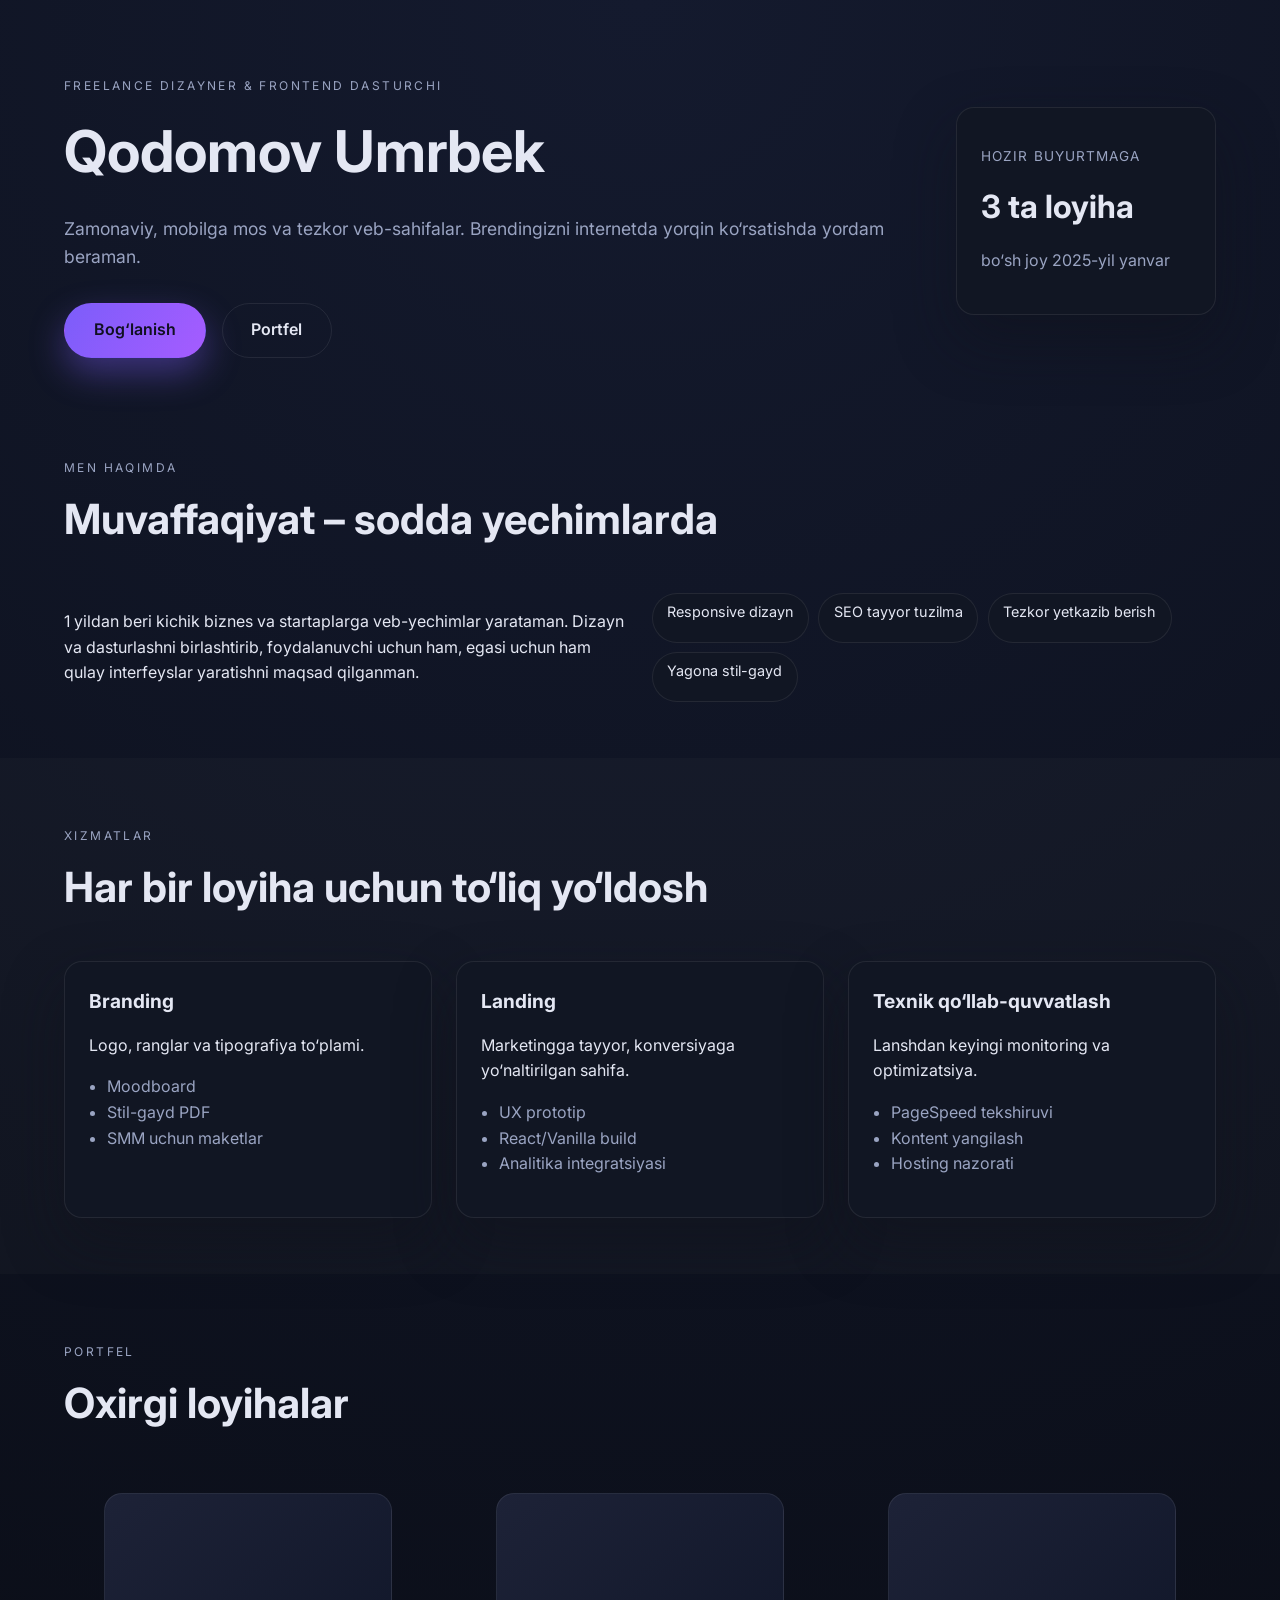
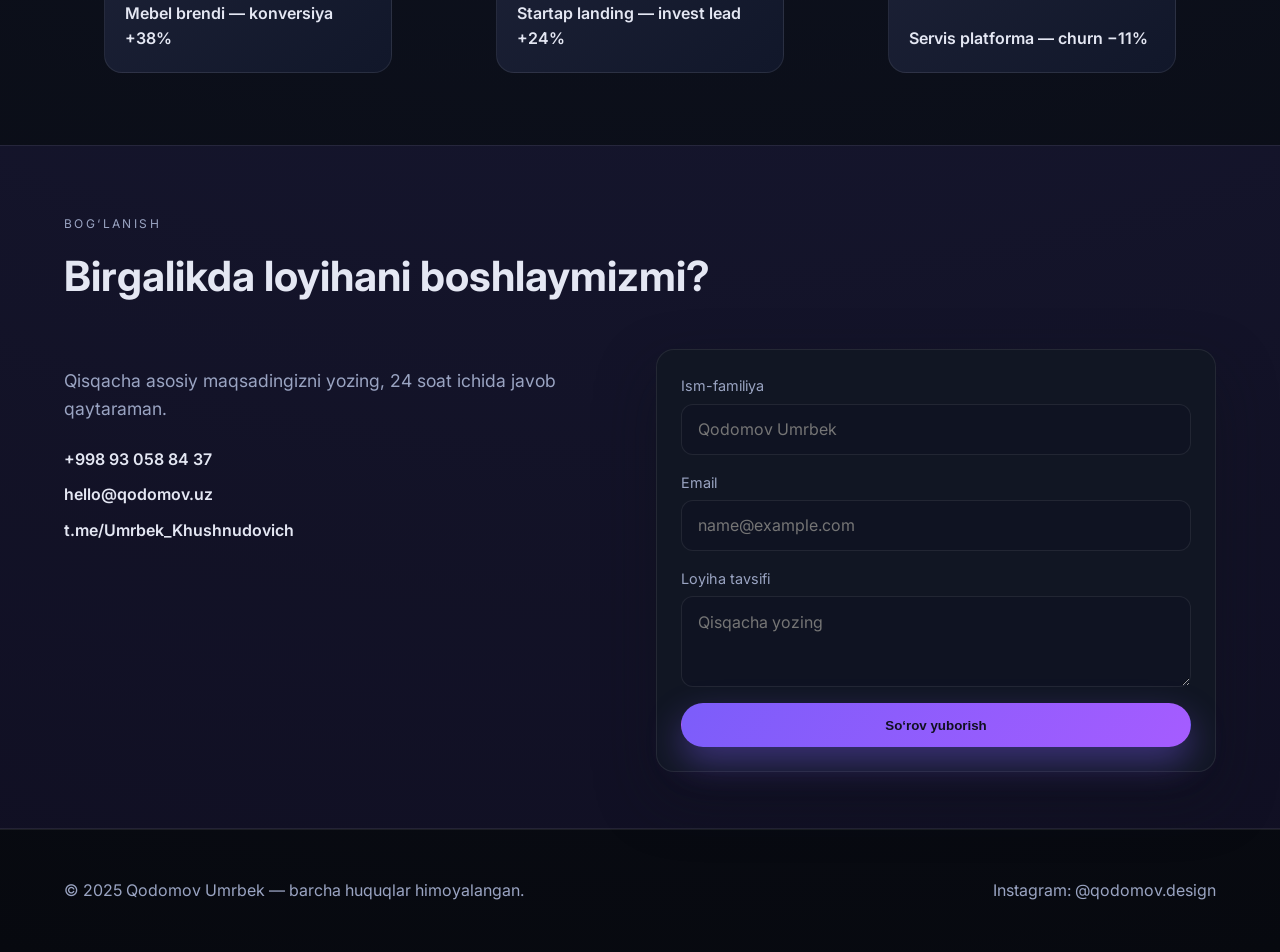
<file: index.html>
<!DOCTYPE html>
<html lang="uz">
  <head>
    <meta charset="UTF-8" />
    <meta name="viewport" content="width=device-width, initial-scale=1.0" />
    <title>Shaxsiy Vizitka</title>
    <link rel="preconnect" href="https://fonts.googleapis.com" />
    <link rel="preconnect" href="https://fonts.gstatic.com" crossorigin />
    <link
      href="https://fonts.googleapis.com/css2?family=Inter:wght@400;600;700&display=swap"
      rel="stylesheet"
    />
    <link rel="stylesheet" href="css/style.css" />
  </head>
  <body>
    <header class="hero">
      <div class="hero__content">
        <p class="eyebrow">Freelance Dizayner &amp; Frontend Dasturchi</p>
        <h1>Qodomov Umrbek</h1>
        <p class="lead">
          Zamonaviy, mobilga mos va tezkor veb-sahifalar. Brendingizni
          internetda yorqin ko‘rsatishda yordam beraman.
        </p>
        <div class="hero__actions">
          <a class="btn primary" href="#kontakt">Bog‘lanish</a>
          <a class="btn ghost" href="#loyihalar">Portfel</a>
        </div>
      </div>
      <div class="hero__card">
        <p class="hero__card-label">Hozir buyurtmaga</p>
        <p class="hero__card-value">3 ta loyiha</p>
        <p class="hero__card-hint">bo‘sh joy 2025-yil yanvar</p>
      </div>
    </header>

    <main>
      <section class="section" id="haqida">
        <div class="section__header">
          <p class="eyebrow">Men haqimda</p>
          <h2>Muvaffaqiyat – sodda yechimlarda</h2>
        </div>
        <div class="grid two-cols">
          <p>
            1 yildan beri kichik biznes va startaplarga veb-yechimlar yarataman.
            Dizayn va dasturlashni birlashtirib, foydalanuvchi uchun ham, egasi
            uchun ham qulay interfeyslar yaratishni maqsad qilganman.
          </p>
          <ul class="badge-list">
            <li>Responsive dizayn</li>
            <li>SEO tayyor tuzilma</li>
            <li>Tezkor yetkazib berish</li>
            <li>Yagona stil-gayd</li>
          </ul>
        </div>
      </section>

      <section class="section muted" id="xizmatlar">
        <div class="section__header">
          <p class="eyebrow">Xizmatlar</p>
          <h2>Har bir loyiha uchun to‘liq yo‘ldosh</h2>
        </div>
        <div class="grid three-cols cards">
          <article>
            <h3>Branding</h3>
            <p>Logo, ranglar va tipografiya to‘plami.</p>
            <ul>
              <li>Moodboard</li>
              <li>Stil-gayd PDF</li>
              <li>SMM uchun maketlar</li>
            </ul>
          </article>
          <article>
            <h3>Landing</h3>
            <p>Marketingga tayyor, konversiyaga yo‘naltirilgan sahifa.</p>
            <ul>
              <li>UX prototip</li>
              <li>React/Vanilla build</li>
              <li>Analitika integratsiyasi</li>
            </ul>
          </article>
          <article>
            <h3>Texnik qo‘llab-quvvatlash</h3>
            <p>Lanshdan keyingi monitoring va optimizatsiya.</p>
            <ul>
              <li>PageSpeed tekshiruvi</li>
              <li>Kontent yangilash</li>
              <li>Hosting nazorati</li>
            </ul>
          </article>
        </div>
      </section>

      <section class="section" id="loyihalar">
        <div class="section__header">
          <p class="eyebrow">Portfel</p>
          <h2>Oxirgi loyihalar</h2>
        </div>
        <div class="grid three-cols gallery">
          <figure>
            <figcaption>Mebel brendi — konversiya +38%</figcaption>
          </figure>
          <figure>
            <figcaption>Startap landing — invest lead +24%</figcaption>
          </figure>
          <figure>
            <figcaption>Servis platforma — churn −11%</figcaption>
          </figure>
        </div>
      </section>

      <section class="section contact" id="kontakt">
        <div class="section__header">
          <p class="eyebrow">Bog‘lanish</p>
          <h2>Birgalikda loyihani boshlaymizmi?</h2>
        </div>
        <div class="contact__grid">
          <div>
            <p class="lead">
              Qisqacha asosiy maqsadingizni yozing, 24 soat ichida javob
              qaytaraman.
            </p>
            <div class="contact__list">
              <a href="tel:+998930588437">+998 93 058 84 37</a>
              <a href="mailto:hello@qodomov.uz">hello@qodomov.uz</a>
              <a href="https://t.me/Umrbek_Khushnudovich" target="_blank"
                >t.me/Umrbek_Khushnudovich</a
              >
            </div>
          </div>
          <form class="contact__form">
            <label>
              Ism-familiya
              <input type="text" placeholder="Qodomov Umrbek" required />
            </label>
            <label>
              Email
              <input type="email" placeholder="name@example.com" required />
            </label>
            <label>
              Loyiha tavsifi
              <textarea rows="3" placeholder="Qisqacha yozing"></textarea>
            </label>
            <button type="submit" class="btn primary full">So‘rov yuborish</button>
          </form>
        </div>
      </section>
    </main>

    <footer class="footer">
      <p>© 2025 Qodomov Umrbek — barcha huquqlar himoyalangan.</p>
      <p>
        Instagram:
        <a href="https://instagram.com/umrbek_khushnudovich" target="_blank"
          >@qodomov.design</a
        >
      </p>
    </footer>
  </body>
</html>
</file>
<file: css/style.css>
:root {
  --bg: #07090f;
  --surface: #111623;
  --surface-muted: #161c2e;
  --accent: #7c5dfa;
  --text: #e4e7f3;
  --text-muted: #9aa4c2;
  --border: rgba(255, 255, 255, 0.08);
  --radius: 18px;
  --shadow: 0 25px 60px rgba(16, 17, 27, 0.45);
  font-size: 16px;
}

*,
*::before,
*::after {
  box-sizing: border-box;
}

body {
  margin: 0;
  font-family: "Inter", system-ui, -apple-system, BlinkMacSystemFont, sans-serif;
  color: var(--text);
  background: radial-gradient(circle at top, #141a2e, var(--bg));
  min-height: 100vh;
  line-height: 1.6;
}

img {
  max-width: 100%;
  display: block;
}

a {
  color: inherit;
  text-decoration: none;
}

.hero {
  padding: 4rem clamp(1.5rem, 5vw, 5rem) 2rem;
  display: flex;
  flex-wrap: wrap;
  gap: 2rem;
  align-items: center;
}

.hero__content {
  flex: 1 1 320px;
}

.hero__card {
  flex: 0 1 260px;
  background: var(--surface);
  border-radius: var(--radius);
  padding: 1.5rem;
  border: 1px solid var(--border);
  box-shadow: var(--shadow);
}

.hero__card-label {
  color: var(--text-muted);
  text-transform: uppercase;
  letter-spacing: 0.08em;
  font-size: 0.85rem;
}

.hero__card-value {
  font-size: 2rem;
  margin: 0.3rem 0;
  font-weight: 700;
}

.hero__card-hint {
  color: var(--text-muted);
}

.eyebrow {
  text-transform: uppercase;
  letter-spacing: 0.2em;
  font-size: 0.75rem;
  color: var(--text-muted);
  margin-bottom: 0.6rem;
}

h1 {
  font-size: clamp(2.25rem, 6vw, 3.6rem);
  margin: 0 0 1rem;
}

h2 {
  font-size: clamp(1.8rem, 4vw, 2.6rem);
  margin: 0;
}

h3 {
  margin: 0 0 0.6rem;
  font-size: 1.2rem;
}

.lead {
  font-size: 1.1rem;
  color: var(--text-muted);
}

.hero__actions {
  margin-top: 2rem;
  display: flex;
  gap: 1rem;
  flex-wrap: wrap;
}

.btn {
  padding: 0.85rem 1.8rem;
  border-radius: 999px;
  border: 1px solid transparent;
  font-weight: 600;
  text-align: center;
  transition: transform 0.2s ease, box-shadow 0.2s ease;
}

.btn.primary {
  background: linear-gradient(120deg, #7c5dfa, #a55cff);
  color: #101020;
  box-shadow: 0 15px 35px rgba(124, 93, 250, 0.4);
}

.btn.ghost {
  border-color: var(--border);
  color: var(--text);
}

.btn.full {
  width: 100%;
}

.btn:hover {
  transform: translateY(-2px);
}

.section {
  padding: 3.5rem clamp(1.5rem, 5vw, 5rem);
}

.section.muted {
  background: rgba(255, 255, 255, 0.02);
}

.section__header {
  margin-bottom: 2.5rem;
}

.grid {
  display: grid;
  gap: 1.5rem;
}

.grid.two-cols {
  grid-template-columns: repeat(auto-fit, minmax(250px, 1fr));
}

.grid.three-cols {
  grid-template-columns: repeat(auto-fit, minmax(220px, 1fr));
}

.badge-list {
  list-style: none;
  margin: 0;
  padding: 0;
  display: flex;
  flex-wrap: wrap;
  gap: 0.6rem;
}

.badge-list li {
  background: var(--surface);
  border-radius: 999px;
  padding: 0.35rem 0.9rem;
  border: 1px solid var(--border);
  font-size: 0.9rem;
}

.cards article {
  padding: 1.5rem;
  border-radius: var(--radius);
  background: var(--surface);
  border: 1px solid var(--border);
  box-shadow: var(--shadow);
}

.cards ul {
  padding-left: 1.1rem;
  color: var(--text-muted);
}

.gallery figure {
  padding: 1.25rem;
  border-radius: var(--radius);
  min-height: 180px;
  background: linear-gradient(140deg, #1d2237, #11172a);
  border: 1px solid var(--border);
  display: flex;
  align-items: flex-end;
  font-weight: 600;
}

.contact {
  background: rgba(124, 93, 250, 0.08);
  border-top: 1px solid var(--border);
  border-bottom: 1px solid var(--border);
}

.contact__grid {
  display: grid;
  grid-template-columns: repeat(auto-fit, minmax(260px, 1fr));
  gap: 2rem;
}

.contact__list {
  margin-top: 1.5rem;
  display: flex;
  flex-direction: column;
  gap: 0.6rem;
  font-weight: 600;
}

.contact__form {
  background: var(--surface);
  border-radius: var(--radius);
  padding: 1.5rem;
  border: 1px solid var(--border);
  box-shadow: var(--shadow);
  display: grid;
  gap: 1rem;
}

label {
  display: flex;
  flex-direction: column;
  gap: 0.4rem;
  font-size: 0.9rem;
  color: var(--text-muted);
}

input,
textarea {
  border: 1px solid var(--border);
  border-radius: 12px;
  padding: 0.9rem 1rem;
  background: #0f1322;
  color: var(--text);
  font-size: 1rem;
  font-family: inherit;
}

input:focus,
textarea:focus {
  outline: 1px solid var(--accent);
}

.footer {
  padding: 2rem clamp(1.5rem, 5vw, 5rem);
  border-top: 1px solid var(--border);
  display: flex;
  flex-wrap: wrap;
  gap: 1rem;
  justify-content: space-between;
  color: var(--text-muted);
}

@media (max-width: 640px) {
  .hero {
    padding-top: 3rem;
  }

  .hero__actions {
    flex-direction: column;
  }

  .btn {
    width: 100%;
  }
}
</file>
